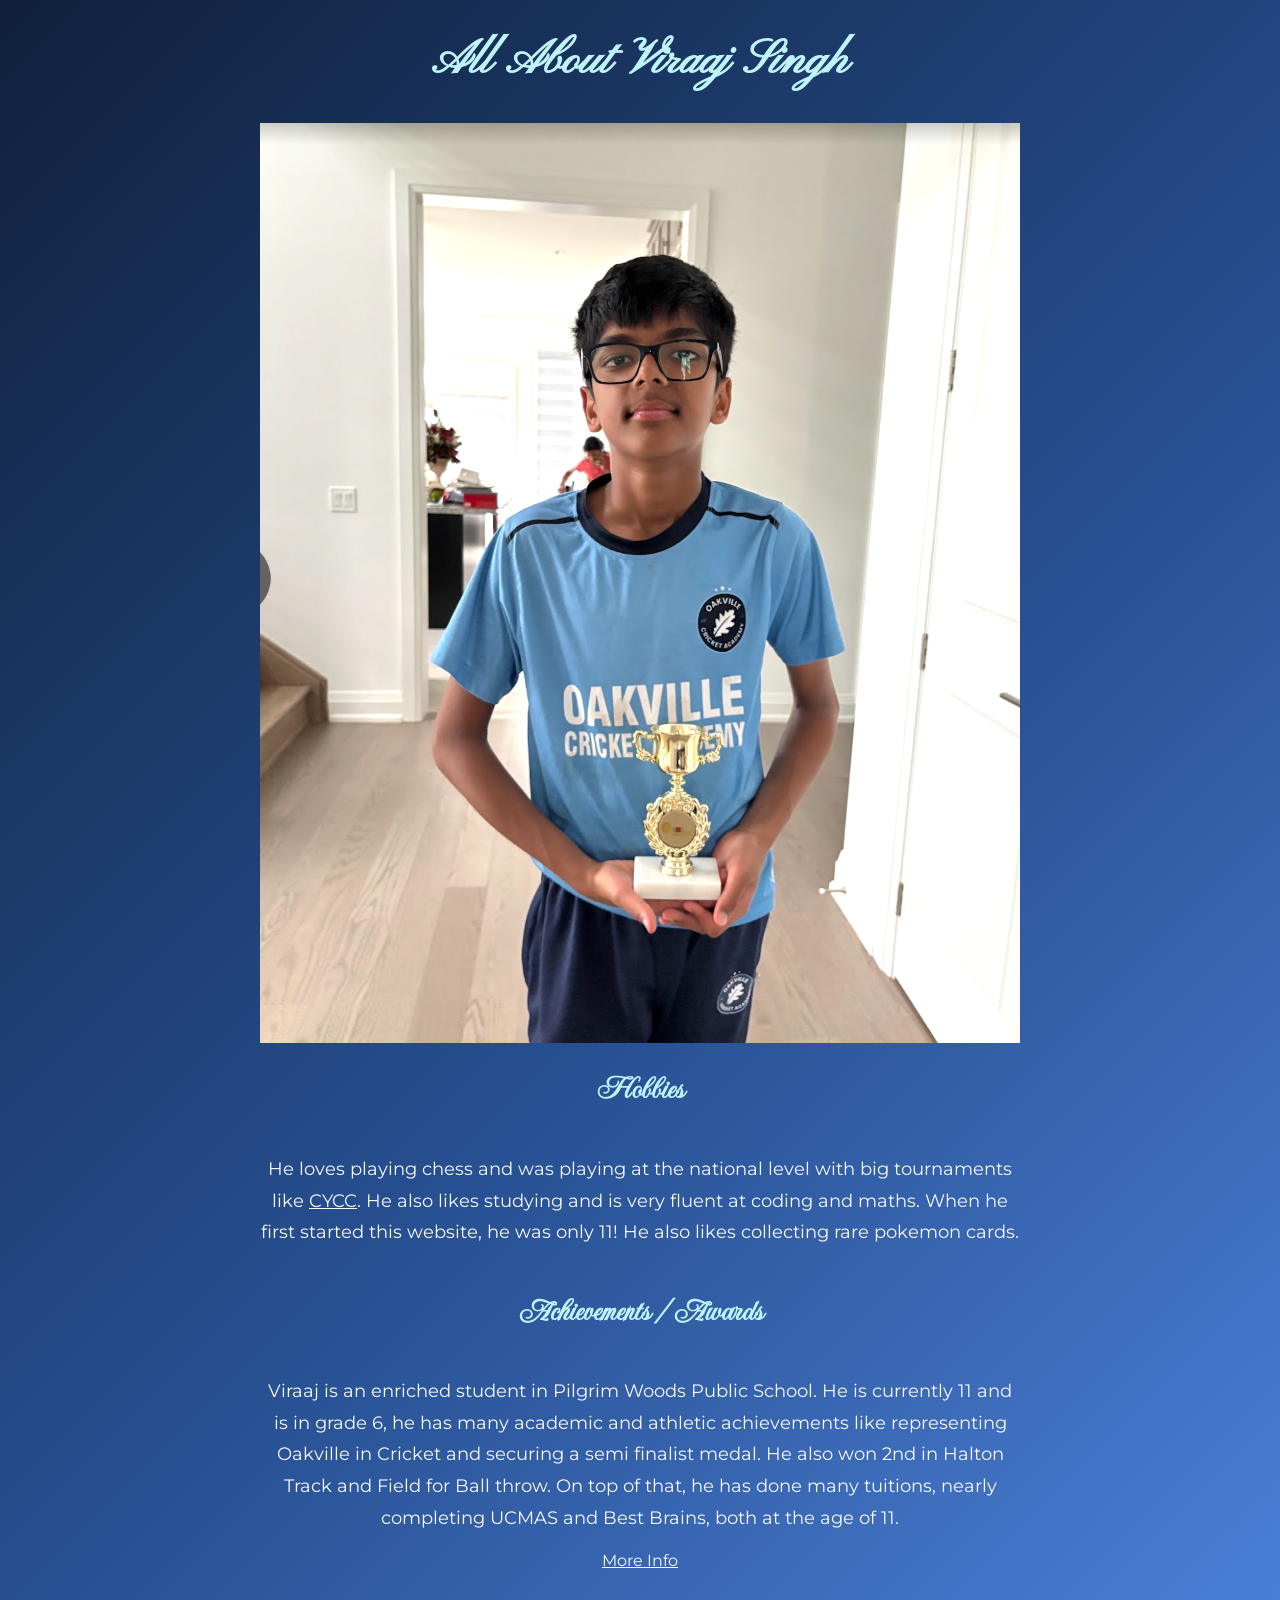
<file: Index.html>
<!DOCTYPE html>
<html lang="en">
<head>
  <link rel="stylesheet" href="index.css" />
  <link rel="preconnect" href="https://fonts.googleapis.com">
<link rel="preconnect" href="https://fonts.gstatic.com" crossorigin>
<link rel="icon" type="image/png" href="FaviconViraaj.png">
<link href="https://fonts.googleapis.com/css2?family=Imperial+Script&family=Montserrat:ital,wght@0,100..900;1,100..900&family=Pinyon+Script&display=swap" rel="stylesheet">
  <meta charset="UTF-8" />
  <meta name="viewport" content="width=device-width, initial-scale=1.0" />
  <title>Viraaj Singh</title>
  <link rel="icon" type="image/png" href="Screenshot 2026-07-12 at 10.23.17 PM.png" />
</head>
<body>
    <main id="info">
    <h1>All About Viraaj Singh</h1>
    <img src="image.png" alt="Picture of me" class="profile-pic" />
    <h2>Hobbies</h2>
    <p>He loves playing chess and was playing at the national level with big tournaments like <a href="https://www.chess.ca/en/ratings/p/?id=199018">CYCC</a>. He also likes studying and is very fluent at coding and maths. When he first started this website, he was only 11! He also likes collecting rare pokemon cards.</p>

    <h2>Achievements  /Awards</h2>
    <p>Viraaj is an enriched student in Pilgrim Woods Public School. He is currently 11 and is in grade 6, he has many academic and athletic achievements like representing Oakville in Cricket and securing a semi finalist medal. He also won 2nd in Halton Track and Field for Ball throw. On top of that, he has done many tuitions, nearly completing UCMAS and Best Brains, both at the age of 11. </p>
    <a class="info-button" href="Moreinfopage.html">More Info</a>
  </main>


</body>
</html>
</file>
<file: index.css>
body {
  margin: 0;
  min-height: 100vh;
  display: flex;
  justify-content: center;
  align-items: center;
  background: linear-gradient(135deg, #10203b, #264e8f 55%, #4b7fd6);
  color: #f8f8f8;
  font-family: 'Montserrat', sans-serif;
}

body > main,
.info-page {
  display: flex;
  flex-direction: column;
  justify-content: center;
}

a:link, a:visited {
  color: #f8f8f8;
  text-decoration: underline;
}

a:hover {
  color: #bef3f8;
}

main {
  width: min(760px, calc(100% - 2rem));
  padding: 2rem;
  text-align: center;
}

.info-page {
  text-align: center;
  min-height: 180vh;
}

.scroll-spacer {
  height: 80vh;
}

h1 {
  font-family: 'Pinyon Script', cursive;
  font-size: 3rem;
  color: #bef3f8;
  margin-top: 0;
}

p {
  font-family: 'Montserrat', sans-serif;
  font-size: 1.1rem;
  line-height: 1.8;
  color: #f8f8f8;
}

h2 {
  font-family: 'Imperial Script', cursive;
  font-size: 2rem;
  color: #bef3f8;
}

.gallery-grid {
  display: grid;
  grid-template-columns: repeat(auto-fit, minmax(150px, 1fr));
  gap: 15px;
  margin-top: 20px;
}

.gallery-item {
  background-color: transparent;
  border-radius: 12px;       
  overflow: hidden;          
  border: 1px solid rgba(255,255,255,0.2); 
  padding: 0;               
  cursor: pointer;
  box-shadow: 0 4px 10px rgba(0, 0, 0, 0.2); 
  transition: transform 0.2s ease, box-shadow 0.2s ease; 
}

.gallery-item:hover {
  transform: translateY(-5px);
  box-shadow: 0 8px 20px rgba(0, 0, 0, 0.4);
}

.gallery-item img {
  width: 100%;
  height: 150px;
  object-fit: cover; 
  display: block;
}

.rotated {
  transform: rotate(90deg);
}

/* 🌟 FULL LIGHTBOX ANIMATION LAYER SYSTEM */
.lightbox {
  display: flex;
  visibility: hidden;
  opacity: 0;
  position: fixed;
  top: 0;
  left: 0;
  width: 100%;
  height: 100%;
  background-color: rgba(16, 32, 59, 0.95);
  justify-content: center;
  align-items: center;
  z-index: 1000;
  transition: opacity 0.3s ease, visibility 0.3s ease;
  padding: 20px;
  box-sizing: border-box;
}

.lightbox.active {
  visibility: visible;
  opacity: 1;
}

.lightbox-content {
  max-width: 90%;
  max-height: 80vh;
  display: flex;
  flex-direction: column;
  align-items: center;
  position: relative;
}

.lightbox-content img {
  max-width: 100%;
  max-height: 70vh;
  object-fit: contain;
  border-radius: 6px;
  box-shadow: 0 12px 30px rgba(0,0,0,0.5);
}

.lightbox-content img.rotated {
  transform: rotate(90deg);
  max-height: 50vh; /* Reduced height constraint when image is sideways */
}

.lightbox-caption {
  margin-top: 15px;
  color: #bef3f8;
  font-family: 'Montserrat', sans-serif;
  font-size: 1rem;
  text-align: center;
  max-width: 600px;
  line-height: 1.4;
}

.lightbox-close {
  position: absolute;
  top: 25px;
  right: 35px;
  background: none;
  border: none;
  color: #bef3f8;
  font-size: 2.5rem;
  font-weight: 300;
  cursor: pointer;
  transition: transform 0.2s ease, color 0.2s ease;
  line-height: 1;
  z-index: 1010;
}

.lightbox-close:hover {
  color: #f8f8f8;
  transform: scale(1.1);
}
</file>
